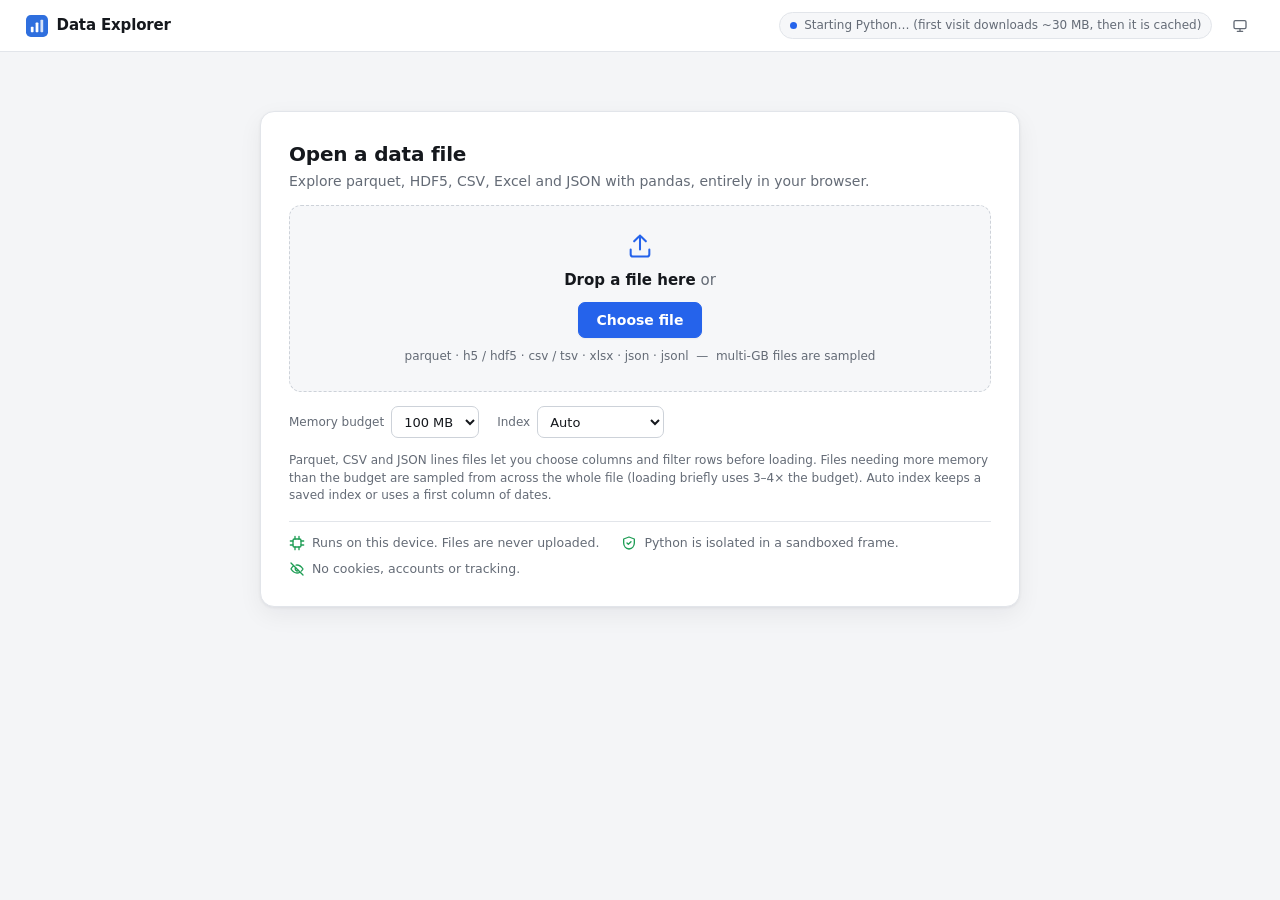
<file: src/index.html>
<!doctype html>
<html lang="en">
<head>
<meta charset="utf-8">
<meta name="viewport" content="width=device-width, initial-scale=1">
<meta name="color-scheme" content="light dark">
<title>Data Explorer</title>
<link rel="icon" href="icon.svg" type="image/svg+xml">
<script src="theme.js"></script>
<link rel="stylesheet" href="app.css">
<link rel="stylesheet" href="vendor/plotly.css">
<!-- Tells Plotly not to inject inline styles (blocked by our CSP); vendor/plotly.css provides them. -->
<style id="plotly.js-style-global" class="no-inline-styles"></style>
</head>
<body>
<svg class="icon-defs" aria-hidden="true">
  <symbol id="i-upload" viewBox="0 0 24 24"><path d="M12 15V3m0 0L7 8m5-5 5 5M4 15v4a2 2 0 0 0 2 2h12a2 2 0 0 0 2-2v-4"/></symbol>
  <symbol id="i-folder" viewBox="0 0 24 24"><path d="M3 7a2 2 0 0 1 2-2h4l2 2h8a2 2 0 0 1 2 2v8a2 2 0 0 1-2 2H5a2 2 0 0 1-2-2z"/></symbol>
  <symbol id="i-filter" viewBox="0 0 24 24"><path d="M3 5h18l-7 8v6l-4 2v-8z"/></symbol>
  <symbol id="i-play" viewBox="0 0 24 24"><path d="M7 4.5v15l12-7.5z"/></symbol>
  <symbol id="i-undo" viewBox="0 0 24 24"><path d="M9 14 4 9l5-5"/><path d="M4 9h10.5a5.5 5.5 0 0 1 0 11H11"/></symbol>
  <symbol id="i-clock" viewBox="0 0 24 24"><circle cx="12" cy="12" r="9"/><path d="M12 7v5l3 2"/></symbol>
  <symbol id="i-info" viewBox="0 0 24 24"><circle cx="12" cy="12" r="9"/><path d="M12 11v5m0-8.5v.5"/></symbol>
  <symbol id="i-x" viewBox="0 0 24 24"><path d="M6 6l12 12M18 6 6 18"/></symbol>
  <symbol id="i-plus" viewBox="0 0 24 24"><path d="M12 5v14M5 12h14"/></symbol>
  <symbol id="i-chart" viewBox="0 0 24 24"><path d="M4 20V4m0 16h16M8 16l4-5 3 3 5-7"/></symbol>
  <symbol id="i-shield" viewBox="0 0 24 24"><path d="M12 3 4 6v6c0 4.5 3.4 8.3 8 9 4.6-.7 8-4.5 8-9V6z"/><path d="m9 12 2 2 4-4"/></symbol>
  <symbol id="i-cpu" viewBox="0 0 24 24"><rect x="6" y="6" width="12" height="12" rx="2"/><path d="M9 2v4m6-4v4M9 18v4m6-4v4M2 9h4m-4 6h4m12-6h4m-4 6h4"/></symbol>
  <symbol id="i-sun" viewBox="0 0 24 24"><circle cx="12" cy="12" r="4"/><path d="M12 2v2m0 16v2M4.9 4.9l1.4 1.4m11.4 11.4 1.4 1.4M2 12h2m16 0h2M4.9 19.1l1.4-1.4M17.7 6.3l1.4-1.4"/></symbol>
  <symbol id="i-moon" viewBox="0 0 24 24"><path d="M20 14.5A8 8 0 0 1 9.5 4 8 8 0 1 0 20 14.5z"/></symbol>
  <symbol id="i-monitor" viewBox="0 0 24 24"><rect x="3" y="4" width="18" height="12" rx="2"/><path d="M8 20h8m-4-4v4"/></symbol>
  <symbol id="i-steps" viewBox="0 0 24 24"><path d="M10 6h10M10 12h10M10 18h10"/><path d="M4 5.5 5.5 4.5V8M4 13.5c0-.8.7-1.5 1.5-1.5S7 12.7 7 13.5 4 16 4 16h3M4 19.5h3"/></symbol>
  <symbol id="i-copy" viewBox="0 0 24 24"><rect x="8" y="8" width="12" height="12" rx="2"/><path d="M16 8V6a2 2 0 0 0-2-2H6a2 2 0 0 0-2 2v8a2 2 0 0 0 2 2h2"/></symbol>
  <symbol id="i-eye-off" viewBox="0 0 24 24"><path d="M3 3l18 18M10.6 6.1A9.8 9.8 0 0 1 12 6c5 0 9 6 9 6a17 17 0 0 1-2.6 3.2M6.5 7.6C4.3 9.2 3 12 3 12s4 6 9 6a8.6 8.6 0 0 0 4.4-1.2"/><path d="M9.9 10a3 3 0 0 0 4.2 4.2"/></symbol>
</svg>

<header class="topbar">
  <div class="brand">
    <img src="icon.svg" alt="" width="22" height="22">
    <h1>Data Explorer</h1>
  </div>
  <div class="file-info" id="file-info" hidden>
    <div class="file-text">
      <div class="file-name" id="file-name"></div>
      <div class="file-meta" id="file-meta"></div>
    </div>
    <div class="file-actions">
      <button type="button" class="btn small ghost" id="options-btn" hidden>
        <svg class="icon"><use href="#i-filter"/></svg><span class="label" id="options-label">Columns &amp; filter</span>
      </button>
      <button type="button" class="btn small ghost" id="change-file">
        <svg class="icon"><use href="#i-folder"/></svg><span class="label">Open file</span>
      </button>
    </div>
  </div>
  <div class="status" id="status" role="status" aria-live="polite">
    <span class="dot" aria-hidden="true"></span>
    <span id="status-text">Starting Python…</span>
  </div>
  <button type="button" class="btn small danger" id="cancel" hidden>Cancel</button>
  <button type="button" class="btn small ghost icon-btn" id="theme-btn" data-mode="system" title="Theme: match system" aria-label="Theme: match system">
    <svg class="icon i-system" aria-hidden="true"><use href="#i-monitor"/></svg>
    <svg class="icon i-light" aria-hidden="true"><use href="#i-sun"/></svg>
    <svg class="icon i-dark" aria-hidden="true"><use href="#i-moon"/></svg>
  </button>
</header>

<div class="notice" id="sample-note" hidden>
  <svg class="icon" aria-hidden="true"><use href="#i-info"/></svg>
  <p id="sample-text"></p>
  <button type="button" class="btn small" id="scan-btn" hidden>Count rows exactly</button>
</div>

<main>
  <section class="load-panel" id="load-panel" aria-labelledby="load-title">
    <div class="load-card">
      <div class="load-head">
        <h2 id="load-title">Open a data file</h2>
        <p class="lede">Explore parquet, HDF5, CSV, Excel and JSON with pandas, entirely in your browser.</p>
      </div>
      <div class="dropzone" id="dropzone">
        <svg class="icon drop-icon" aria-hidden="true"><use href="#i-upload"/></svg>
        <p class="drop-title"><strong>Drop a file here</strong> <span class="muted">or</span></p>
        <label class="btn primary file-btn">
          Choose file
          <input type="file" id="file-input"
                 accept=".csv,.tsv,.txt,.parquet,.pq,.parq,.h5,.hdf5,.hdf,.he5,.xlsx,.xlsm,.json,.jsonl,.ndjson">
        </label>
        <p class="hint">parquet · h5 / hdf5 · csv / tsv · xlsx · json · jsonl &nbsp;—&nbsp; multi-GB files are sampled</p>
      </div>
      <div class="load-settings">
        <label class="field inline">
          <span>Memory budget</span>
          <select id="budget">
            <option value="50">50 MB</option>
            <option value="100">100 MB</option>
            <option value="200">200 MB</option>
            <option value="500">500 MB</option>
          </select>
        </label>
        <label class="field inline">
          <span>Index</span>
          <select id="index-mode">
            <option value="auto">Auto</option>
            <option value="first">First column</option>
            <option value="none">Row numbers</option>
          </select>
        </label>
      </div>
      <p class="hint settings-hint">Parquet, CSV and JSON lines files let you choose columns and filter rows before loading. Files needing more memory than the budget are sampled from across the whole file (loading briefly uses 3–4× the budget). Auto index keeps a saved index or uses a first column of dates.</p>
      <div class="key-picker" id="key-picker" hidden>
        <label class="field">
          <span id="key-label">Dataset</span>
          <select id="key-select"></select>
        </label>
        <button type="button" class="btn primary" id="key-load">Load</button>
      </div>
      <p class="error" id="load-error" hidden></p>
      <ul class="trust">
        <li><svg class="icon" aria-hidden="true"><use href="#i-cpu"/></svg>Runs on this device. Files are never uploaded.</li>
        <li><svg class="icon" aria-hidden="true"><use href="#i-shield"/></svg>Python is isolated in a sandboxed frame.</li>
        <li><svg class="icon" aria-hidden="true"><use href="#i-eye-off"/></svg>No cookies, accounts or tracking.</li>
      </ul>
    </div>
  </section>

  <!-- choosing columns / rows before the first load: the options form is moved here (and into the dialog once data is open) -->
  <section class="setup-panel" id="setup-panel" hidden aria-labelledby="opt-title"></section>

  <section class="workspace" id="explore" hidden aria-label="Explore">
    <div class="expr-bar">
      <label for="expr" class="visually-hidden">Python expression, evaluated against df</label>
      <div class="expr-input">
        <span class="expr-prompt" aria-hidden="true">&gt;&gt;&gt;</span>
        <textarea id="expr" rows="1" spellcheck="false" autocapitalize="off" autocomplete="off" autocorrect="off"
                  placeholder='pandas against df, e.g. df[df.price > 100].describe()   ·   Ctrl/⌘+Enter to run'></textarea>
      </div>
      <div class="expr-actions">
        <button type="button" class="btn primary" id="run" title="Run (Ctrl/⌘ + Enter)">
          <svg class="icon"><use href="#i-play"/></svg>Run
        </button>
        <button type="button" class="btn" id="reset" disabled title="Go back to the loaded data">
          <svg class="icon"><use href="#i-undo"/></svg><span class="label">Reset</span>
        </button>
        <details class="history steps" id="steps">
          <summary class="btn" title="Expressions applied to the current data"><svg class="icon"><use href="#i-steps"/></svg><span class="label">Steps</span><span class="count" id="steps-count" hidden></span></summary>
          <div class="history-pop steps-pop">
            <div class="steps-head">
              <strong>Applied to the loaded data</strong>
              <button type="button" class="btn small" id="steps-copy" disabled><svg class="icon"><use href="#i-copy"/></svg>Copy as Python</button>
            </div>
            <div class="steps-loaded" id="steps-loaded"></div>
            <ol id="steps-list"></ol>
            <p class="hint" id="steps-empty">Nothing applied yet: this is the data as loaded.</p>
            <p class="hint">Listed: runs that changed <code>df</code>, made a result the view, or defined names (<code>x = …</code>, <code>import</code>). Runs that only look (<code>df.shape</code>, <code>print</code>) aren't. Reset clears the list.</p>
          </div>
        </details>
        <details class="history" id="history">
          <summary class="btn" title="Expression history"><svg class="icon"><use href="#i-clock"/></svg><span class="label">History</span></summary>
          <div class="history-pop">
            <ol id="history-list"></ol>
            <p class="hint" id="history-empty">Expressions you run appear here. Tap one to edit it; nothing runs until you press Run.</p>
          </div>
        </details>
      </div>
    </div>
    <div id="expr-out" class="expr-out" hidden></div>

    <div class="tabbar">
      <nav class="tabs" role="tablist" aria-label="Views">
        <button type="button" role="tab" id="tab-btn-table" aria-controls="tab-table" aria-selected="true" data-tab="table">Table</button>
        <button type="button" role="tab" id="tab-btn-plot" aria-controls="tab-plot" aria-selected="false" data-tab="plot">Plot</button>
        <button type="button" role="tab" id="tab-btn-columns" aria-controls="tab-columns" aria-selected="false" data-tab="columns">Column stats</button>
        <button type="button" role="tab" id="tab-btn-overview" aria-controls="tab-overview" aria-selected="false" data-tab="overview">Overview</button>
      </nav>
      <p class="view-note" id="view-note"></p>
    </div>

    <div class="tabpanel" role="tabpanel" id="tab-table" aria-labelledby="tab-btn-table">
      <div class="toolbar">
        <div class="segmented" role="radiogroup" aria-label="Rows to show" id="table-mode">
          <button type="button" role="radio" aria-checked="true" data-mode="head">Head</button>
          <button type="button" role="radio" aria-checked="false" data-mode="tail">Tail</button>
          <button type="button" role="radio" aria-checked="false" data-mode="sample">Random</button>
        </div>
        <label class="field inline">
          <span>Rows</span>
          <select id="table-n">
            <option>10</option><option selected>50</option><option>100</option><option>500</option><option>1000</option>
          </select>
        </label>
        <button type="button" class="btn small" id="resample" hidden>New sample</button>
        <div class="col-window">
          <input type="search" id="col-filter" class="filter" placeholder="Filter columns…" aria-label="Filter columns by name" autocapitalize="off" autocomplete="off" spellcheck="false">
          <div class="pager">
            <button type="button" class="btn small icon-btn" id="col-prev" aria-label="Previous columns">‹</button>
            <span id="col-range" class="hint" aria-live="polite"></span>
            <button type="button" class="btn small icon-btn" id="col-next" aria-label="Next columns">›</button>
          </div>
        </div>
        <span class="hint push" id="table-note"></span>
      </div>
      <div class="table-wrap"><table class="data" id="data-table"></table></div>
    </div>

    <div class="tabpanel" role="tabpanel" id="tab-plot" aria-labelledby="tab-btn-plot" hidden>
      <div class="plot-layout">
        <aside class="plot-side" aria-label="Plot options">
          <div class="plot-controls">
            <label class="field"><span>Type</span>
              <select id="plot-kind">
                <option value="scatter">Scatter</option>
                <option value="line">Line</option>
                <option value="histogram">Histogram</option>
                <option value="bar">Bar</option>
                <option value="box">Box</option>
              </select>
            </label>
            <label class="field"><span>X</span><select id="plot-x"></select></label>
            <div class="field ylist" role="group" aria-labelledby="plot-y-label">
              <span id="plot-y-label">Y</span>
              <div id="plot-ys"></div>
              <button type="button" class="btn small ghost add-y" id="plot-y-add"><svg class="icon"><use href="#i-plus"/></svg>Add Y</button>
            </div>
            <label class="field"><span>Colour / group</span><select id="plot-color"></select></label>
            <label class="field" id="plot-agg-field" hidden><span>Aggregate</span>
              <select id="plot-agg">
                <option value="mean">mean</option><option value="sum">sum</option><option value="median">median</option>
                <option value="min">min</option><option value="max">max</option><option value="count">count</option>
              </select>
            </label>
            <label class="field" id="plot-bins-field" hidden><span>Bins</span><input type="number" id="plot-bins" value="40" min="2" max="500" inputmode="numeric"></label>
          </div>
          <button type="button" class="btn primary block" id="plot-draw"><svg class="icon"><use href="#i-chart"/></svg>Draw plot</button>
          <p class="hint" id="plot-hint"></p>
        </aside>
        <div class="plot-main">
          <div id="plot" class="plot" aria-label="Plot"></div>
          <p class="hint plot-notes" id="plot-notes"></p>
        </div>
      </div>
    </div>

    <div class="tabpanel" role="tabpanel" id="tab-columns" aria-labelledby="tab-btn-columns" hidden>
      <div class="toolbar">
        <div class="col-window">
          <input type="search" id="stats-filter" class="filter" placeholder="Filter columns…" aria-label="Filter column stats by name" autocapitalize="off" autocomplete="off" spellcheck="false">
          <div class="pager">
            <button type="button" class="btn small icon-btn" id="stats-prev" aria-label="Previous columns">‹</button>
            <span id="stats-range" class="hint" aria-live="polite"></span>
            <button type="button" class="btn small icon-btn" id="stats-next" aria-label="Next columns">›</button>
          </div>
        </div>
        <span class="hint push" id="col-note"></span>
      </div>
      <div class="table-wrap"><table class="data stats" id="col-table"></table></div>
    </div>

    <div class="tabpanel scroll" role="tabpanel" id="tab-overview" aria-labelledby="tab-btn-overview" hidden>
      <div id="overview"></div>
    </div>
  </section>
</main>

<dialog class="dialog" id="options-dialog" aria-labelledby="opt-title">
  <form method="dialog" class="dialog-form" id="options-form">
    <header class="dialog-head">
      <div>
        <h2 id="opt-title">Columns &amp; filter</h2>
        <p class="hint" id="opt-file"></p>
      </div>
      <button type="button" class="btn small ghost icon-btn" id="opt-close" aria-label="Close"><svg class="icon"><use href="#i-x"/></svg></button>
    </header>
    <div class="dialog-body">
      <section class="opt-pane opt-cols" id="opt-cols" aria-labelledby="opt-cols-title">
        <div class="pane-head">
          <h3 id="opt-cols-title">Columns</h3>
          <span class="hint" id="opt-col-count"></span>
        </div>
        <div class="chips" id="opt-col-chips" aria-label="Selected columns" aria-live="polite"></div>
        <div class="pane-tools">
          <input type="search" id="opt-col-filter" class="filter" placeholder="Search columns…" aria-label="Search columns" autocapitalize="off" autocomplete="off" spellcheck="false">
          <button type="button" class="btn small" id="opt-col-only" hidden title="Select exactly the columns matching the search">Only these</button>
          <button type="button" class="btn small" id="opt-col-all">All</button>
          <button type="button" class="btn small" id="opt-col-none">None</button>
        </div>
        <ul class="col-list" id="opt-col-list" aria-label="Columns to load"></ul>
        <p class="hint" id="opt-col-more"></p>
        <p class="hint col-tip">Shift-click to tick or untick a range.</p>
      </section>
      <section class="opt-pane opt-rows" aria-labelledby="opt-rows-title">
        <div class="pane-head"><h3 id="opt-rows-title">Rows</h3></div>
        <div class="opt-rowsel" id="opt-rowsel">
        <div class="choice-list" role="radiogroup" aria-label="Rows to load">
          <label class="choice">
            <input type="radio" name="opt-rows" value="all" checked>
            <span><strong>All rows</strong><small>Sampled across the file if they don't fit the memory budget</small></span>
          </label>
          <label class="choice">
            <input type="radio" name="opt-rows" value="where">
            <span><strong>Filter rows</strong><small>An SQL condition, applied while reading, so only matching rows use memory</small></span>
          </label>
          <label class="choice">
            <input type="radio" name="opt-rows" value="sql">
            <span><strong>SQL query</strong><small>Any DuckDB query; the file is the table <code>data</code></small></span>
          </label>
        </div>
        <div class="opt-editor" id="opt-where-box" hidden>
          <label for="opt-where" class="field-label">WHERE</label>
          <textarea id="opt-where" rows="3" spellcheck="false" autocapitalize="off" autocomplete="off" autocorrect="off"
                    placeholder="region = 'south' AND price > 100"></textarea>
        </div>
        <div class="opt-editor" id="opt-sql-box" hidden>
          <label for="opt-sql" class="field-label">SQL</label>
          <textarea id="opt-sql" rows="8" spellcheck="false" autocapitalize="off" autocomplete="off" autocorrect="off"></textarea>
        </div>
        <div class="opt-preview" id="opt-preview-box">
          <span class="field-label">Runs</span>
          <code id="opt-preview"></code>
        </div>
        <p class="hint" id="opt-engine"></p>
        </div>
        <p class="hint" id="opt-unsupported" hidden>Choosing columns and filtering rows work for parquet, CSV and JSON lines files. You can still change how this file is loaded:</p>
        <div class="opt-settings">
          <label class="field inline">
            <span>Memory budget</span>
            <select id="opt-budget">
              <option value="50">50 MB</option>
              <option value="100">100 MB</option>
              <option value="200">200 MB</option>
              <option value="500">500 MB</option>
            </select>
          </label>
          <label class="field inline">
            <span>Index</span>
            <select id="opt-index">
              <option value="auto">Auto</option>
              <option value="first">First column</option>
              <option value="none">Row numbers</option>
            </select>
          </label>
        </div>
        <p class="error" id="opt-error" hidden></p>
      </section>
    </div>
    <footer class="dialog-foot">
      <p class="hint foot-hint" id="opt-foot-hint"></p>
      <button type="button" class="btn" id="opt-cancel">Cancel</button>
      <button type="submit" class="btn primary" id="opt-load">Load</button>
    </footer>
  </form>
</dialog>

<iframe id="sandbox" src="sandbox.html" sandbox="allow-scripts" referrerpolicy="no-referrer" title="Python sandbox" hidden></iframe>
<script src="app.js"></script>
</body>
</html>
</file>
<file: src/app.css>
:root {
  --bg: #f4f5f7;
  --surface: #ffffff;
  --surface-2: #f6f7f9;
  --surface-3: #eceef2;
  --border: #e2e5ea;
  --border-strong: #cdd2d9;
  --text: #15181d;
  --muted: #646b76;
  --faint: #8b929c;
  --accent: #2563eb;
  --accent-hover: #1d4fd7;
  --accent-ink: #ffffff;
  --accent-soft: #eaf1fe;
  --accent-line: #bcd0fb;
  --danger: #c2362f;
  --danger-soft: #fdeeed;
  --warn: #8a5a00;
  --warn-soft: #fff7e3;
  --warn-border: #f0d999;
  --ok: #1f9d55;
  --null: #a0a7b1;
  --row-alt: #fafbfc;
  --shadow-sm: 0 1px 2px rgba(16, 24, 40, .05);
  --shadow: 0 1px 3px rgba(16, 24, 40, .06), 0 8px 24px rgba(16, 24, 40, .06);
  --shadow-lg: 0 24px 64px rgba(16, 24, 40, .22);
  --mono: ui-monospace, "SF Mono", SFMono-Regular, "Cascadia Mono", Menlo, Consolas, "Liberation Mono", monospace;
  --sans: system-ui, -apple-system, "Segoe UI", Roboto, "Helvetica Neue", Arial, sans-serif;
  --radius: 10px;
  --radius-sm: 7px;
  --gutter: clamp(12px, 2vw, 28px);
  --control: 32px;
  color-scheme: light;
}

/* Dark tokens: follow the system unless the theme button picked light or dark
   (theme.js sets <html data-theme> before the page paints). */
@media (prefers-color-scheme: dark) {
  :root:not([data-theme="light"]) {
    --bg: #0d0f12;
    --surface: #15181d;
    --surface-2: #1a1e24;
    --surface-3: #222730;
    --border: #272c34;
    --border-strong: #353b45;
    --text: #e7e9ed;
    --muted: #9aa2ae;
    --faint: #737b87;
    --accent: #5b8def;
    --accent-hover: #77a1f3;
    --accent-ink: #0b0f17;
    --accent-soft: #182337;
    --accent-line: #2c4370;
    --danger: #f07a72;
    --danger-soft: #36191a;
    --warn: #e9c46a;
    --warn-soft: #2b2312;
    --warn-border: #5c4a1c;
    --ok: #4cc27f;
    --null: #5f6774;
    --row-alt: #181b21;
    --shadow-sm: 0 1px 2px rgba(0, 0, 0, .3);
    --shadow: 0 1px 3px rgba(0, 0, 0, .35), 0 8px 24px rgba(0, 0, 0, .25);
    --shadow-lg: 0 24px 64px rgba(0, 0, 0, .6);
    color-scheme: dark;
  }
}
:root[data-theme="dark"] {
  --bg: #0d0f12;
  --surface: #15181d;
  --surface-2: #1a1e24;
  --surface-3: #222730;
  --border: #272c34;
  --border-strong: #353b45;
  --text: #e7e9ed;
  --muted: #9aa2ae;
  --faint: #737b87;
  --accent: #5b8def;
  --accent-hover: #77a1f3;
  --accent-ink: #0b0f17;
  --accent-soft: #182337;
  --accent-line: #2c4370;
  --danger: #f07a72;
  --danger-soft: #36191a;
  --warn: #e9c46a;
  --warn-soft: #2b2312;
  --warn-border: #5c4a1c;
  --ok: #4cc27f;
  --null: #5f6774;
  --row-alt: #181b21;
  --shadow-sm: 0 1px 2px rgba(0, 0, 0, .3);
  --shadow: 0 1px 3px rgba(0, 0, 0, .35), 0 8px 24px rgba(0, 0, 0, .25);
  --shadow-lg: 0 24px 64px rgba(0, 0, 0, .6);
  color-scheme: dark;
}

* { box-sizing: border-box; }
html { -webkit-text-size-adjust: 100%; }
body {
  margin: 0;
  background: var(--bg);
  color: var(--text);
  font: 14px/1.45 var(--sans);
  -webkit-font-smoothing: antialiased;
}
code, textarea, .mono { font-family: var(--mono); }
code { font-size: .92em; }
h1, h2, h3 { letter-spacing: -.01em; }
.visually-hidden {
  position: absolute; width: 1px; height: 1px; overflow: hidden; clip: rect(0 0 0 0); white-space: nowrap;
}
[hidden] { display: none !important; }
.muted { color: var(--muted); font-weight: 400; }

/* icons (stroke icons from the sprite at the top of the page) */
.icon-defs { position: absolute; width: 0; height: 0; overflow: hidden; }
.icon {
  width: 16px; height: 16px; flex: none; fill: none; stroke: currentColor; stroke-width: 2;
  stroke-linecap: round; stroke-linejoin: round;
}
#run .icon { fill: currentColor; stroke-width: 1.5; width: 14px; height: 14px; }

/* ------------------------------------------------------------------ top bar */
.topbar {
  position: sticky; top: 0; z-index: 20;
  display: flex; align-items: center; gap: 14px;
  min-height: 52px; padding: 8px var(--gutter);
  background: var(--surface);
  border-bottom: 1px solid var(--border);
}
.brand { display: flex; align-items: center; gap: 9px; flex: none; }
.brand h1 { margin: 0; font-size: 15px; font-weight: 650; white-space: nowrap; }
.file-info {
  display: flex; align-items: center; gap: 12px; min-width: 0; flex: 1 1 auto;
  padding-left: 14px; border-left: 1px solid var(--border);
}
.file-text { min-width: 0; flex: 1 1 auto; }
.file-name { font-weight: 600; font-size: 14px; white-space: nowrap; overflow: hidden; text-overflow: ellipsis; }
.file-meta { color: var(--muted); font-size: 12px; white-space: nowrap; overflow: hidden; text-overflow: ellipsis; font-variant-numeric: tabular-nums; }
.file-actions { display: flex; gap: 6px; flex: none; }
.status {
  margin-left: auto; display: flex; align-items: center; gap: 7px; min-width: 0; flex: 0 1 auto;
  font-size: 12px; color: var(--muted);
  padding: 4px 10px; border-radius: 999px; background: var(--surface-2); border: 1px solid var(--border);
}
.file-info:not([hidden]) + .status { margin-left: 0; }
#status-text { overflow: hidden; text-overflow: ellipsis; white-space: nowrap; max-width: 34vw; }
.dot { width: 7px; height: 7px; border-radius: 50%; background: var(--faint); flex: none; }
.status[data-state="busy"] .dot, .status[data-state="booting"] .dot { background: var(--accent); animation: pulse 1s ease-in-out infinite; }
.status[data-state="ready"] .dot { background: var(--ok); }
.status[data-state="error"] .dot { background: var(--danger); }
@keyframes pulse { 50% { opacity: .25; } }
@media (prefers-reduced-motion: reduce) { .dot { animation: none !important; } }

/* sampled-file strip under the top bar */
.notice {
  display: flex; gap: 10px; align-items: center; flex-wrap: wrap;
  padding: 7px var(--gutter); font-size: 13px;
  background: var(--warn-soft); border-bottom: 1px solid var(--warn-border); color: var(--text);
}
.notice .icon { color: var(--warn); }
.notice p { margin: 0; flex: 1 1 320px; min-width: 0; }

main { padding: 14px var(--gutter) 18px; display: flex; flex-direction: column; gap: 12px; min-width: 0; }

/* ------------------------------------------------------------------ controls */
.btn {
  appearance: none; border: 1px solid var(--border-strong); background: var(--surface); color: var(--text);
  border-radius: var(--radius-sm); padding: 0 12px; font: inherit; font-size: 13px; font-weight: 550; cursor: pointer;
  height: var(--control); display: inline-flex; align-items: center; justify-content: center; gap: 6px;
  white-space: nowrap; box-shadow: var(--shadow-sm); transition: background .12s, border-color .12s, color .12s;
  text-decoration: none; user-select: none;
}
.btn:hover:not(:disabled) { background: var(--surface-2); border-color: var(--faint); }
.btn:active:not(:disabled) { background: var(--surface-3); }
.btn:disabled { opacity: .45; cursor: not-allowed; box-shadow: none; }
.btn.primary { background: var(--accent); border-color: var(--accent); color: var(--accent-ink); }
.btn.primary:hover:not(:disabled) { background: var(--accent-hover); border-color: var(--accent-hover); }
.btn.ghost { background: transparent; border-color: transparent; box-shadow: none; color: var(--muted); }
.btn.ghost:hover:not(:disabled) { background: var(--surface-3); border-color: transparent; color: var(--text); }
.btn.ghost.active { color: var(--accent); background: var(--accent-soft); }
.btn.small { height: 28px; padding: 0 9px; font-size: 12.5px; }
.btn.danger { background: var(--danger-soft); border-color: var(--danger); color: var(--danger); }
.btn.block { width: 100%; }
.btn.icon-btn { padding: 0; width: 28px; font-size: 17px; line-height: 1; }
#theme-btn { flex: none; }
#theme-btn .icon { display: none; }
#theme-btn[data-mode="system"] .i-system, #theme-btn[data-mode="light"] .i-light, #theme-btn[data-mode="dark"] .i-dark { display: block; }
.btn:focus-visible, select:focus-visible, textarea:focus-visible, input:focus-visible, .tabs button:focus-visible,
.segmented button:focus-visible, th button:focus-visible, summary:focus-visible, .choice:focus-within {
  outline: 2px solid var(--accent); outline-offset: 1px;
}

select, input[type="number"], input[type="search"], textarea {
  font: inherit; font-size: 13px; color: var(--text); background: var(--surface);
  border: 1px solid var(--border-strong); border-radius: var(--radius-sm); padding: 0 8px; height: var(--control);
  max-width: 100%; min-width: 0;
}
textarea { height: auto; padding: 7px 9px; line-height: 1.45; resize: vertical; width: 100%; font-family: var(--mono); }
.field select, .field input, .field textarea { font-weight: 400; color: var(--text); }
select:hover, input:hover, textarea:hover { border-color: var(--faint); }
.field { display: grid; gap: 4px; font-size: 12px; font-weight: 550; color: var(--muted); min-width: 0; margin: 0; }
.field.inline { display: inline-flex; align-items: center; gap: 7px; font-weight: 500; }
.field-label { font-size: 11px; font-weight: 650; letter-spacing: .04em; text-transform: uppercase; color: var(--faint); }
.hint { color: var(--muted); font-size: 12px; margin: 0; }
.error {
  color: var(--danger); background: var(--danger-soft); border: 1px solid var(--danger);
  padding: 9px 11px; border-radius: var(--radius-sm); margin: 0; font-size: 13px;
  white-space: pre-wrap; overflow-wrap: anywhere;
}
.check { display: inline-flex; gap: 8px; align-items: center; font-size: 13px; cursor: pointer; }
.check input { width: 16px; height: 16px; margin: 0; accent-color: var(--accent); }
.filter { width: 220px; }

/* ------------------------------------------------------------------ open-a-file screen */
.load-panel { display: grid; justify-items: center; padding: clamp(8px, 5vh, 56px) 0 8px; }
.load-card {
  width: min(760px, 100%); display: grid; gap: 14px;
  background: var(--surface); border: 1px solid var(--border); border-radius: 14px; padding: clamp(16px, 3vw, 28px);
  box-shadow: var(--shadow);
}
body.has-data .load-panel { padding: 0; }
body.has-data .load-card { width: 100%; box-shadow: var(--shadow-sm); }
body.has-data .load-head, body.has-data .trust, body.has-data .settings-hint { display: none; }
.load-head h2 { margin: 0 0 2px; font-size: 20px; font-weight: 650; }
.lede { margin: 0; color: var(--muted); }
.dropzone {
  border: 1.5px dashed var(--border-strong); border-radius: 12px; background: var(--surface-2);
  padding: 26px 16px; text-align: center; display: grid; gap: 10px; justify-items: center;
  transition: border-color .15s, background .15s;
}
.dropzone.drag { border-color: var(--accent); background: var(--accent-soft); }
.drop-icon { width: 28px; height: 28px; color: var(--accent); stroke-width: 1.75; }
.drop-title { margin: 0; font-size: 15px; }
.file-btn { position: relative; height: 36px; padding: 0 18px; font-size: 14px; }
.file-btn input { position: absolute; width: 1px; height: 1px; opacity: 0; }
.file-btn:focus-within { outline: 2px solid var(--accent); outline-offset: 2px; }
.load-settings { display: flex; flex-wrap: wrap; gap: 10px 18px; align-items: center; }
.key-picker {
  display: flex; flex-wrap: wrap; gap: 10px; align-items: end;
  padding: 12px; border-radius: var(--radius-sm); background: var(--accent-soft); border: 1px solid var(--accent-line);
}
.key-picker .field { flex: 1 1 260px; }
.key-picker select { width: 100%; }
.trust {
  list-style: none; margin: 2px 0 0; padding: 12px 0 0; border-top: 1px solid var(--border);
  display: flex; flex-wrap: wrap; gap: 8px 22px; font-size: 12.5px; color: var(--muted);
}
.trust li { display: inline-flex; gap: 7px; align-items: center; }
.trust .icon { color: var(--ok); }

/* ------------------------------------------------------------------ workspace */
.workspace {
  display: flex; flex-direction: column; min-width: 0;
  background: var(--surface); border: 1px solid var(--border); border-radius: var(--radius); box-shadow: var(--shadow-sm);
}

/* expression bar */
.expr-bar { display: flex; gap: 8px; align-items: flex-start; padding: 10px 12px; border-bottom: 1px solid var(--border); }
.expr-input {
  flex: 1 1 auto; min-width: 0; display: flex; align-items: flex-start;
  background: var(--surface-2); border: 1px solid var(--border-strong); border-radius: var(--radius-sm);
}
.expr-input:focus-within { border-color: var(--accent); box-shadow: 0 0 0 3px var(--accent-soft); }
.expr-prompt { font: 600 12.5px/1 var(--mono); color: var(--accent); padding: 9px 0 0 10px; user-select: none; flex: none; }
#expr {
  border: 0; background: transparent; box-shadow: none; resize: none; outline: none;
  font-size: 13px; padding: 6px 10px 6px 8px; min-height: 30px; max-height: 40vh;
}
#expr:focus-visible { outline: none; }
.expr-actions { display: flex; gap: 6px; flex: none; position: relative; }
.history summary { list-style: none; }
.history summary::-webkit-details-marker { display: none; }
.history[open] summary { background: var(--surface-3); }
.history-pop {
  position: absolute; right: 0; top: calc(100% + 6px); z-index: 30; width: min(560px, 86vw);
  background: var(--surface); border: 1px solid var(--border); border-radius: var(--radius); box-shadow: var(--shadow);
  padding: 8px;
}
.history-pop ol { margin: 0; padding: 0; list-style: none; display: grid; gap: 4px; max-height: 320px; overflow: auto; }
.history-pop li button {
  width: 100%; text-align: left; font: 12.5px/1.4 var(--mono); color: var(--text);
  background: var(--surface-2); border: 1px solid var(--border); border-radius: 6px; padding: 6px 8px;
  cursor: pointer; white-space: pre-wrap; overflow-wrap: anywhere;
}
.history-pop li button:hover { border-color: var(--accent); background: var(--accent-soft); }
.history-pop .hint { padding: 4px; }
.history summary .count {
  min-width: 18px; height: 18px; padding: 0 5px; border-radius: 999px; font-size: 11px; font-weight: 650; line-height: 18px;
  background: var(--accent); color: var(--accent-ink); font-variant-numeric: tabular-nums;
}
.steps-pop { width: min(640px, 92vw); display: grid; gap: 8px; }
.steps-head { display: flex; align-items: center; justify-content: space-between; gap: 8px; padding: 2px 4px 0; font-size: 13px; }
.steps-loaded { font-size: 12.5px; color: var(--muted); padding: 0 4px; overflow-wrap: anywhere; }
.steps-loaded code { white-space: pre-wrap; }
.steps-pop ol { counter-reset: step; max-height: min(420px, 55vh); }
.steps-pop li {
  counter-increment: step; display: grid; grid-template-columns: 22px 1fr; gap: 2px 8px;
  background: var(--surface-2); border: 1px solid var(--border); border-radius: 6px; padding: 6px 8px;
}
.steps-pop li::before { content: counter(step); grid-row: span 2; font: 600 11.5px/1.6 var(--mono); color: var(--faint); text-align: right; }
.steps-pop li pre { margin: 0; font: 12.5px/1.45 var(--mono); white-space: pre-wrap; overflow-wrap: anywhere; color: var(--text); }
.steps-pop li .step-meta { font-size: 11.5px; color: var(--muted); }
.steps-pop li.define { background: transparent; }
.steps-pop li.define pre { color: var(--muted); }
.steps-pop .hint code, .steps-loaded code { font: 11.5px var(--mono); }
.offscreen { position: fixed; left: -9999px; top: 0; opacity: 0; }
.expr-out {
  font: 12.5px/1.45 var(--mono); white-space: pre-wrap; overflow-wrap: anywhere;
  background: var(--surface-2); border-bottom: 1px solid var(--border); padding: 9px 14px;
  max-height: 28vh; overflow: auto; margin: 0;
}
.expr-out.is-error { color: var(--danger); background: var(--danger-soft); }

/* tabs */
.tabbar {
  display: flex; align-items: center; gap: 12px; padding: 0 12px; border-bottom: 1px solid var(--border);
  min-width: 0;
}
.tabs { display: flex; gap: 2px; overflow-x: auto; scrollbar-width: none; flex: none; max-width: 100%; }
.tabs::-webkit-scrollbar { display: none; }
.tabs button {
  appearance: none; background: none; border: 0; border-bottom: 2px solid transparent; color: var(--muted);
  padding: 0 11px; height: 40px; font: inherit; font-size: 13px; font-weight: 550; cursor: pointer; white-space: nowrap;
  margin-bottom: -1px;
}
.tabs button:hover { color: var(--text); }
.tabs button[aria-selected="true"] { color: var(--text); border-bottom-color: var(--accent); }
.view-note {
  margin: 0 0 0 auto; font-size: 12px; color: var(--muted); min-width: 0; text-align: right;
  white-space: nowrap; overflow: hidden; text-overflow: ellipsis; font-variant-numeric: tabular-nums;
}
.view-note strong {
  color: var(--accent); background: var(--accent-soft); border: 1px solid var(--accent-line);
  font-weight: 600; padding: 1px 7px; border-radius: 999px; margin-right: 4px;
}

.tabpanel { display: flex; flex-direction: column; min-width: 0; }
.tabpanel.scroll { overflow: auto; }
.toolbar {
  display: flex; flex-wrap: wrap; gap: 8px 12px; align-items: center; padding: 8px 12px;
  border-bottom: 1px solid var(--border);
}
.toolbar .push { margin-left: auto; text-align: right; }
.col-window { display: flex; align-items: center; gap: 8px; flex-wrap: wrap; }
.pager { display: inline-flex; align-items: center; gap: 4px; }
#col-range, #stats-range { min-width: 10em; text-align: center; font-variant-numeric: tabular-nums; }
.segmented { display: inline-flex; padding: 2px; gap: 2px; border-radius: var(--radius-sm); background: var(--surface-3); }
.segmented button {
  appearance: none; border: 0; background: transparent; color: var(--muted); font: inherit; font-size: 12.5px;
  font-weight: 550; padding: 0 11px; height: 26px; border-radius: 5px; cursor: pointer;
}
.segmented button:hover { color: var(--text); }
.segmented button[aria-checked="true"] { background: var(--surface); color: var(--text); box-shadow: var(--shadow-sm); }

/* ------------------------------------------------------------------ tables */
.table-wrap { overflow: auto; max-height: 70vh; -webkit-overflow-scrolling: touch; min-height: 0; }
table.data { border-collapse: separate; border-spacing: 0; font-size: 12.5px; min-width: 100%; }
table.data th, table.data td {
  padding: 5px 10px; border-bottom: 1px solid var(--border); text-align: left; white-space: nowrap;
  max-width: 360px; overflow: hidden; text-overflow: ellipsis;
}
table.data thead th {
  position: sticky; top: 0; z-index: 2; background: var(--surface-2); font-weight: 600; vertical-align: bottom;
  border-bottom-color: var(--border-strong); font-size: 12px;
}
table.data th.idx, table.data td.idx {
  position: sticky; left: 0; z-index: 1; background: var(--surface); color: var(--muted); font-family: var(--mono);
  border-right: 1px solid var(--border);
}
table.data thead th.idx { z-index: 3; background: var(--surface-2); }
table.data td { font-family: var(--mono); font-variant-numeric: tabular-nums; }
table.data tbody tr:nth-child(even) td { background: var(--row-alt); }
table.data tbody tr:nth-child(even) td.idx { background: var(--row-alt); }
table.data td.num { text-align: right; }
/* the data table is only as wide as its columns (they don't stretch apart when there are few) */
#data-table { min-width: 0; }
table.data td.null { color: var(--null); font-style: italic; }
table.data tbody tr:hover td { background: var(--accent-soft); }
th button.sort { all: unset; cursor: pointer; display: grid; gap: 1px; width: 100%; }
th button.sort:hover > span:first-child { color: var(--accent); }
th .dtype { font-weight: 400; color: var(--faint); font-size: 10.5px; font-family: var(--mono); }
th .arrow { color: var(--accent); margin-left: 4px; font-size: 10px; }
table.stats td:first-child { font-family: var(--sans); font-weight: 600; color: var(--text); }
table.stats th button.sort { white-space: nowrap; }
caption.error { caption-side: top; margin: 12px; text-align: left; }

/* ------------------------------------------------------------------ plot */
.plot-layout { display: grid; grid-template-columns: 260px minmax(0, 1fr); min-height: 0; }
.plot-side {
  display: flex; flex-direction: column; gap: 12px; padding: 12px; border-right: 1px solid var(--border);
  background: var(--surface-2); min-width: 0; overflow: auto;
}
.plot-controls { display: grid; gap: 11px; }
.plot-controls select, .plot-controls input[type="number"] { width: 100%; }
.ylist { display: grid; gap: 6px; }
#plot-ys { display: grid; gap: 6px; }
.yrow { display: flex; gap: 4px; min-width: 0; }
.yrow select { flex: 1 1 auto; min-width: 0; width: 100%; }
.yrow .btn { flex: none; width: 32px; padding: 0; height: var(--control); color: var(--muted); }
.add-y { justify-self: start; padding-left: 4px; color: var(--accent); }
.add-y:hover:not(:disabled) { color: var(--accent); }
.plot-main { display: flex; flex-direction: column; min-width: 0; min-height: 0; padding: 8px 12px 10px; gap: 6px; }
.plot { height: clamp(340px, 62vh, 760px); width: 100%; min-height: 0; }
.plot-notes { min-height: 1.2em; }

/* ------------------------------------------------------------------ overview */
#overview { padding: 14px; display: grid; gap: 18px; }
.cards { display: grid; gap: 10px; grid-template-columns: repeat(auto-fill, minmax(150px, 1fr)); }
.card { background: var(--surface-2); border: 1px solid var(--border); border-radius: var(--radius-sm); padding: 10px 12px; min-width: 0; }
.card .k { color: var(--muted); font-size: 11px; font-weight: 600; text-transform: uppercase; letter-spacing: .04em; }
.card .v { font-size: 19px; font-weight: 650; font-variant-numeric: tabular-nums; overflow-wrap: anywhere; margin-top: 2px; }
.card .s { color: var(--muted); font-size: 12px; }
.overview-grid { display: grid; gap: 18px; grid-template-columns: repeat(auto-fit, minmax(320px, 1fr)); align-items: start; }
.overview-section h3 { font-size: 12px; margin: 0 0 8px; text-transform: uppercase; letter-spacing: .04em; color: var(--muted); }
.overview-section .table-wrap { border: 1px solid var(--border); border-radius: var(--radius-sm); max-height: 320px; }
.kv { display: grid; grid-template-columns: max-content 1fr; gap: 5px 16px; font-size: 13px; margin: 0; }
.kv dt { color: var(--muted); }
.kv dd { margin: 0; overflow-wrap: anywhere; }

.empty { color: var(--muted); padding: 24px; text-align: center; }

/* ------------------------------------------------------------------ options dialog */
.dialog {
  width: min(1040px, calc(100vw - 24px)); max-height: min(820px, calc(100dvh - 24px)); padding: 0;
  border: 1px solid var(--border); border-radius: 14px; background: var(--surface); color: var(--text);
  box-shadow: var(--shadow-lg); overflow: hidden;
}
.dialog::backdrop { background: rgba(10, 14, 22, .45); }
.dialog-form { display: flex; flex-direction: column; max-height: inherit; margin: 0; }
.dialog-head {
  display: flex; align-items: flex-start; justify-content: space-between; gap: 12px;
  padding: 14px 18px; border-bottom: 1px solid var(--border);
}
.dialog-head h2 { margin: 0; font-size: 16px; font-weight: 650; }
.dialog-body {
  display: grid; grid-template-columns: minmax(0, 1fr) minmax(0, 1.15fr); min-height: 0; flex: 1 1 auto; overflow: auto;
}
.opt-pane { padding: 14px 18px; display: flex; flex-direction: column; gap: 10px; min-width: 0; min-height: 0; }
.opt-cols { border-right: 1px solid var(--border); background: var(--surface-2); }
.opt-cols.disabled .col-list, .opt-cols.disabled .pane-tools { opacity: .45; pointer-events: none; }
.pane-head { display: flex; align-items: baseline; justify-content: space-between; gap: 8px; }
.pane-head h3 { margin: 0; font-size: 13px; font-weight: 650; }
.pane-tools { display: flex; gap: 6px; }
.pane-tools .filter { flex: 1 1 auto; width: auto; }
.col-list {
  list-style: none; margin: 0; padding: 4px; overflow: auto; min-height: 160px; max-height: 52vh; flex: 1 1 auto;
  background: var(--surface); border: 1px solid var(--border); border-radius: var(--radius-sm);
}
.col-list li label {
  display: flex; align-items: center; gap: 8px; padding: 4px 6px; border-radius: 5px; cursor: pointer; min-width: 0;
}
.col-list li label:hover { background: var(--surface-2); }
.col-list input { margin: 0; width: 15px; height: 15px; accent-color: var(--accent); flex: none; }
.col-list .name { flex: 1 1 auto; min-width: 0; overflow: hidden; text-overflow: ellipsis; white-space: nowrap; font-size: 13px; }
.col-list .type { font: 11px var(--mono); color: var(--faint); flex: none; max-width: 40%; overflow: hidden; text-overflow: ellipsis; white-space: nowrap; }
.col-list .badge { font-size: 10.5px; font-weight: 600; color: var(--accent); background: var(--accent-soft); border-radius: 999px; padding: 0 6px; }
.choice-list { display: grid; gap: 6px; }
.choice {
  display: flex; gap: 10px; align-items: flex-start; padding: 9px 11px; cursor: pointer;
  border: 1px solid var(--border); border-radius: var(--radius-sm); background: var(--surface);
}
.choice:hover { border-color: var(--border-strong); }
.choice:has(input:checked) { border-color: var(--accent); background: var(--accent-soft); }
.choice input { margin: 2px 0 0; accent-color: var(--accent); flex: none; }
.choice strong { display: block; font-size: 13px; font-weight: 600; }
.choice small { display: block; color: var(--muted); font-size: 12px; }
.opt-rowsel { display: flex; flex-direction: column; gap: 10px; }
.opt-editor { display: grid; gap: 4px; }
.dialog.compact { width: min(520px, calc(100vw - 24px)); }
.dialog.compact .dialog-body { grid-template-columns: 1fr; }
.dialog.compact .opt-settings { margin-top: 0; }
.opt-editor textarea { font-size: 12.5px; background: var(--surface-2); }
.opt-preview { display: grid; gap: 4px; }
.opt-preview code {
  display: block; font-size: 11.5px; line-height: 1.5; color: var(--muted); background: var(--surface-2);
  border: 1px dashed var(--border-strong); border-radius: var(--radius-sm); padding: 7px 9px;
  max-height: 96px; overflow: auto; white-space: pre-wrap; overflow-wrap: anywhere;
}
.opt-settings { display: flex; gap: 10px 18px; flex-wrap: wrap; padding-top: 4px; margin-top: auto; }
.dialog-foot {
  display: flex; justify-content: flex-end; gap: 8px; padding: 12px 18px; border-top: 1px solid var(--border);
  background: var(--surface-2);
}
.dialog-foot .btn { height: 34px; padding: 0 16px; }
.foot-hint { margin-right: auto; align-self: center; }

/* the same form, inline before the first load */
.setup-panel { display: grid; justify-items: center; padding: clamp(8px, 3vh, 32px) 0 8px; }
.setup-panel .dialog-form {
  width: min(1040px, 100%); background: var(--surface); border: 1px solid var(--border); border-radius: 14px;
  box-shadow: var(--shadow); overflow: hidden;
}
.setup-panel #opt-close { display: none; }
.setup-panel .col-list { max-height: min(52vh, 460px); }

/* selected columns as removable chips */
.chips { display: flex; flex-wrap: wrap; gap: 5px; max-height: 120px; overflow: auto; min-height: 24px; align-content: flex-start; }
.chips:empty { display: none; }
.chip {
  display: inline-flex; align-items: center; gap: 4px; max-width: 100%; height: 24px; padding: 0 4px 0 9px;
  font: inherit; font-size: 12px; color: var(--text); cursor: pointer;
  background: var(--accent-soft); border: 1px solid var(--accent-line); border-radius: 999px;
}
.chip span { overflow: hidden; text-overflow: ellipsis; white-space: nowrap; }
.chip .icon { width: 13px; height: 13px; color: var(--muted); flex: none; }
.chip:hover { border-color: var(--accent); }
.chip:hover .icon { color: var(--danger); }
.chip.locked { cursor: default; padding-right: 9px; background: var(--surface-3); border-color: var(--border); }
.chips .more, .chips .all { font-size: 12px; color: var(--muted); align-self: center; padding: 0 4px; }
.col-tip { margin-top: -4px; }

/* ------------------------------------------------------------------ app-shell layout on larger screens:
   the page doesn't scroll; the table / plot fill the space left under the bars */
@media (min-width: 900px) and (min-height: 560px) {
  body.has-data { height: 100dvh; display: flex; flex-direction: column; overflow: hidden; }
  body.has-data main { flex: 1 1 auto; min-height: 0; }
  body.has-data .workspace { flex: 1 1 auto; min-height: 0; }
  body.has-data .tabpanel { flex: 1 1 auto; min-height: 0; }
  body.has-data .table-wrap { flex: 1 1 auto; max-height: none; }
  body.has-data .plot-layout { flex: 1 1 auto; }
  body.has-data .plot-main { height: 100%; }
  body.has-data .plot { flex: 1 1 auto; height: auto; min-height: 260px; }
  body.has-data .load-panel:not([hidden]) ~ .workspace { flex: 1 1 auto; }
}

/* ------------------------------------------------------------------ small screens */
@media (max-width: 899px) {
  .file-actions .label { display: none; }
  .file-actions .btn { width: 30px; padding: 0; }
  .plot-layout { grid-template-columns: 1fr; }
  .plot-side { border-right: 0; border-bottom: 1px solid var(--border); }
  .plot-controls { grid-template-columns: repeat(auto-fill, minmax(150px, 1fr)); }
  .ylist { grid-column: 1 / -1; }
  #plot-ys { grid-template-columns: repeat(auto-fill, minmax(220px, 1fr)); }
  .dialog-body { grid-template-columns: 1fr; }
  .opt-cols { border-right: 0; border-bottom: 1px solid var(--border); }
  .col-list { max-height: 32vh; }
  .opt-cols.disabled { display: none; }
}
@media (max-width: 640px) {
  :root { --gutter: 10px; }
  .topbar { flex-wrap: wrap; gap: 8px 10px; }
  .brand h1 { font-size: 14px; }
  .file-info { order: 3; flex-basis: 100%; padding-left: 0; border-left: 0; }
  .status { margin-left: auto; }
  #status-text { max-width: 44vw; }
  main { padding-top: 10px; }
  .expr-bar { flex-wrap: wrap; }
  .expr-actions { width: 100%; }
  .expr-actions #run { flex: 1 1 auto; }
  .expr-actions .label { display: none; }
  .toolbar .push { margin-left: 0; text-align: left; flex-basis: 100%; }
  .filter { width: 100%; flex: 1 1 160px; }
  .col-window { flex: 1 1 100%; }
  .tabbar { flex-wrap: wrap; }
  .view-note { margin: 0; flex-basis: 100%; text-align: left; white-space: normal; padding-bottom: 8px; }
  .plot { height: 360px; }
  .load-card { border-radius: 12px; }
  .dialog-foot { flex-wrap: wrap; }
  .foot-hint { flex-basis: 100%; }
  .dialog-foot .btn { flex: 1 1 auto; }
}
@media (hover: none) { .col-tip { display: none; } }
</file>
<file: src/vendor/plotly.css>
.js-plotly-plot .plotly,.js-plotly-plot .plotly div{direction:ltr;font-family:"Open Sans",verdana,arial,sans-serif;margin:0;padding:0;border:0}.js-plotly-plot .plotly input,.js-plotly-plot .plotly button{font-family:"Open Sans",verdana,arial,sans-serif}.js-plotly-plot .plotly input:focus,.js-plotly-plot .plotly button:focus{outline:none}.js-plotly-plot .plotly a{text-decoration:none}.js-plotly-plot .plotly a:hover{text-decoration:none}.js-plotly-plot .plotly .crisp{shape-rendering:crispEdges}.js-plotly-plot .plotly .user-select-none{-webkit-user-select:none;-moz-user-select:none;-ms-user-select:none;-o-user-select:none;user-select:none}.js-plotly-plot .plotly svg a{fill:#447adb}.js-plotly-plot .plotly svg a:hover{fill:#3c6dc5}.js-plotly-plot .plotly .main-svg{position:absolute;top:0;left:0;pointer-events:none}.js-plotly-plot .plotly .main-svg .draglayer{pointer-events:all}.js-plotly-plot .plotly .cursor-default{cursor:default}.js-plotly-plot .plotly .cursor-pointer{cursor:pointer}.js-plotly-plot .plotly .cursor-crosshair{cursor:crosshair}.js-plotly-plot .plotly .cursor-move{cursor:move}.js-plotly-plot .plotly .cursor-col-resize{cursor:col-resize}.js-plotly-plot .plotly .cursor-row-resize{cursor:row-resize}.js-plotly-plot .plotly .cursor-ns-resize{cursor:ns-resize}.js-plotly-plot .plotly .cursor-ew-resize{cursor:ew-resize}.js-plotly-plot .plotly .cursor-sw-resize{cursor:sw-resize}.js-plotly-plot .plotly .cursor-s-resize{cursor:s-resize}.js-plotly-plot .plotly .cursor-se-resize{cursor:se-resize}.js-plotly-plot .plotly .cursor-w-resize{cursor:w-resize}.js-plotly-plot .plotly .cursor-e-resize{cursor:e-resize}.js-plotly-plot .plotly .cursor-nw-resize{cursor:nw-resize}.js-plotly-plot .plotly .cursor-n-resize{cursor:n-resize}.js-plotly-plot .plotly .cursor-ne-resize{cursor:ne-resize}.js-plotly-plot .plotly .cursor-grab{cursor:-webkit-grab;cursor:grab}.js-plotly-plot .plotly .modebar{position:absolute;top:2px;right:2px}.js-plotly-plot .plotly .ease-bg{-webkit-transition:background-color .3s ease 0s;-moz-transition:background-color .3s ease 0s;-ms-transition:background-color .3s ease 0s;-o-transition:background-color .3s ease 0s;transition:background-color .3s ease 0s}.js-plotly-plot .plotly .modebar--hover>:not(.watermark){opacity:0;-webkit-transition:opacity .3s ease 0s;-moz-transition:opacity .3s ease 0s;-ms-transition:opacity .3s ease 0s;-o-transition:opacity .3s ease 0s;transition:opacity .3s ease 0s}.js-plotly-plot .plotly:hover .modebar--hover .modebar-group{opacity:1}.js-plotly-plot .plotly:focus-within .modebar--hover .modebar-group{opacity:1}.js-plotly-plot .plotly .modebar-group{float:left;display:inline-block;box-sizing:border-box;padding-left:8px;position:relative;vertical-align:middle;white-space:nowrap}.js-plotly-plot .plotly .modebar-group a{display:grid;place-content:center}.js-plotly-plot .plotly .modebar-btn{position:relative;font-size:16px;padding:3px 4px;height:22px;cursor:pointer;line-height:normal;box-sizing:border-box;border:none;background:rgba(0,0,0,0)}.js-plotly-plot .plotly .modebar-btn svg{position:relative}.js-plotly-plot .plotly .modebar-btn:focus-visible{outline:1px solid #000;outline-offset:1px;border-radius:3px}.js-plotly-plot .plotly .modebar.vertical{display:flex;flex-direction:column;flex-wrap:wrap;align-content:flex-end;max-height:100%}.js-plotly-plot .plotly .modebar.vertical svg{top:-1px}.js-plotly-plot .plotly .modebar.vertical .modebar-group{display:block;float:none;padding-left:0px;padding-bottom:8px}.js-plotly-plot .plotly .modebar.vertical .modebar-group .modebar-btn{display:block;text-align:center}.js-plotly-plot .plotly [data-title]:before,.js-plotly-plot .plotly [data-title]:after{position:absolute;-webkit-transform:translate3d(0, 0, 0);-moz-transform:translate3d(0, 0, 0);-ms-transform:translate3d(0, 0, 0);-o-transform:translate3d(0, 0, 0);transform:translate3d(0, 0, 0);display:none;opacity:0;z-index:1001;pointer-events:none;top:110%;right:50%}.js-plotly-plot .plotly [data-title]:hover:before,.js-plotly-plot .plotly [data-title]:hover:after{display:block;opacity:1}.js-plotly-plot .plotly [data-title]:before{content:"";position:absolute;background:rgba(0,0,0,0);border:6px solid rgba(0,0,0,0);z-index:1002;margin-top:-12px;border-bottom-color:#69738a;margin-right:-6px}.js-plotly-plot .plotly [data-title]:after{content:attr(data-title);background:#69738a;color:#fff;padding:8px 10px;font-size:12px;line-height:12px;white-space:nowrap;margin-right:-18px;border-radius:2px}.js-plotly-plot .plotly .vertical [data-title]:before,.js-plotly-plot .plotly .vertical [data-title]:after{top:0%;right:200%}.js-plotly-plot .plotly .vertical [data-title]:before{border:6px solid rgba(0,0,0,0);border-left-color:#69738a;margin-top:8px;margin-right:-30px}.js-plotly-plot .plotly .plotly-cloud-dialog{font-family:"Open Sans",verdana,arial,sans-serif;position:absolute;top:0;left:0;width:100%;height:100%;z-index:1001;display:flex;align-items:center;justify-content:center;background-color:rgba(0,0,0,.4)}.js-plotly-plot .plotly .plotly-cloud-dialog .plotly-cloud-dialog-box{box-sizing:border-box;min-width:300px;max-width:420px;padding:20px 24px;background-color:#fff;border:1px solid #e0e2e5;border-radius:4px;box-shadow:0 4px 16px rgba(0,0,0,.25);font-size:13px;color:#2a3f5f}.js-plotly-plot .plotly .plotly-cloud-dialog .plotly-cloud-dialog-title{font-size:16px;font-weight:bold;margin-bottom:12px}.js-plotly-plot .plotly .plotly-cloud-dialog .plotly-cloud-dialog-message{line-height:1.5;overflow-wrap:break-word;word-wrap:break-word}.js-plotly-plot .plotly .plotly-cloud-dialog .plotly-cloud-dialog-message--hostname{font-weight:bold;text-decoration:underline}.js-plotly-plot .plotly .plotly-cloud-dialog .plotly-cloud-dialog-message--account{margin-top:16px;padding:8px;border-radius:3px;font-size:.9em;background-color:#edf1f8}.js-plotly-plot .plotly .plotly-cloud-dialog .plotly-cloud-dialog-buttons{display:flex;justify-content:flex-end;margin-top:20px}.js-plotly-plot .plotly .plotly-cloud-dialog .plotly-cloud-dialog-btn{font-family:inherit;font-size:13px;padding:7px 16px;margin-left:8px;border-radius:3px;border:1px solid rgba(0,0,0,0);cursor:pointer}.js-plotly-plot .plotly .plotly-cloud-dialog .plotly-cloud-dialog-btn:focus-visible{outline:2px solid #447adb;outline-offset:1px}.js-plotly-plot .plotly .plotly-cloud-dialog .plotly-cloud-dialog-btn--cancel{background-color:#f3f3f3;margin-left:auto;color:#777}.js-plotly-plot .plotly .plotly-cloud-dialog .plotly-cloud-dialog-btn--cancel:hover{background-color:#e0e2e5}.js-plotly-plot .plotly .plotly-cloud-dialog .plotly-cloud-dialog-btn--confirm{background-color:#447adb;color:#fff}.js-plotly-plot .plotly .plotly-cloud-dialog .plotly-cloud-dialog-btn--confirm:hover{background-color:#1d3b84}.plotly-notifier{font-family:"Open Sans",verdana,arial,sans-serif;position:fixed;top:50px;right:20px;z-index:10000;font-size:10pt;max-width:180px}.plotly-notifier p{margin:0}.plotly-notifier .notifier-note{min-width:180px;max-width:250px;border:1px solid #fff;z-index:3000;margin:0;background-color:#8c97af;background-color:rgba(140,151,175,.9);color:#fff;padding:10px;overflow-wrap:break-word;word-wrap:break-word;-ms-hyphens:auto;-webkit-hyphens:auto;hyphens:auto}.plotly-notifier .notifier-close{color:#fff;opacity:.8;float:right;padding:0 5px;background:none;border:none;font-size:20px;font-weight:bold;line-height:20px}.plotly-notifier .notifier-close:hover{color:#444;text-decoration:none;cursor:pointer}
</file>
